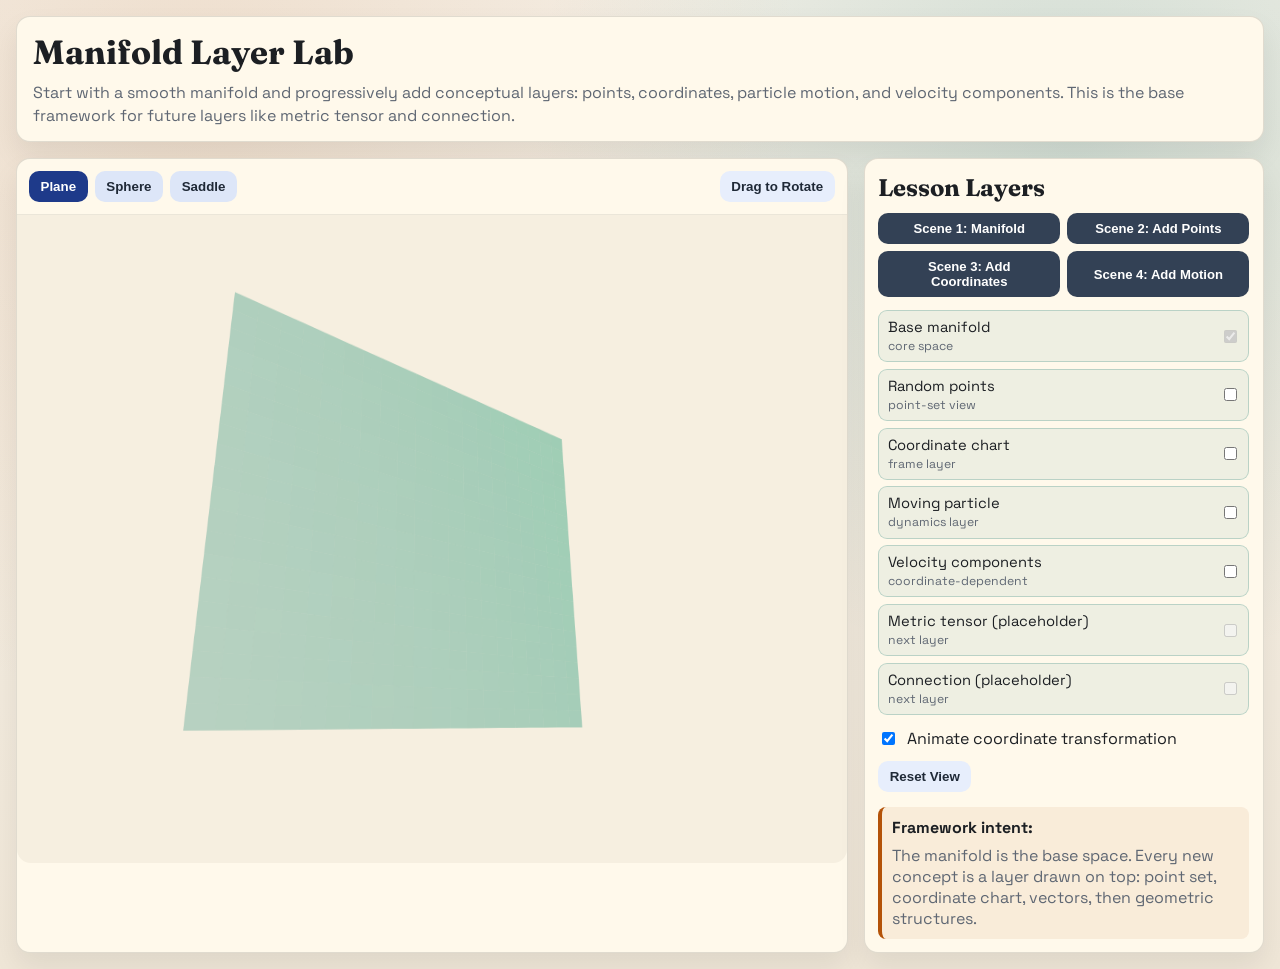
<file: lesson-content/apps/index.html>
<!doctype html>
<html lang="en">
<head>
  <meta charset="UTF-8">
  <meta name="viewport" content="width=device-width, initial-scale=1.0">
  <title>Manifold Layer Lab</title>
  <link rel="stylesheet" href="lesson-app.css">
</head>
<body>
  <main class="app-shell">
    <header class="hero">
      <h1>Manifold Layer Lab</h1>
      <p>Start with a smooth manifold and progressively add conceptual layers: points, coordinates, particle motion, and velocity components. This is the base framework for future layers like metric tensor and connection.</p>
    </header>

    <section class="workbench">
      <div class="stage-card">
        <div class="stage-toolbar">
          <div class="shape-group">
            <button class="shape-btn" data-shape="plane">Plane</button>
            <button class="shape-btn" data-shape="sphere">Sphere</button>
            <button class="shape-btn" data-shape="saddle">Saddle</button>
          </div>
          <button id="dragHint" class="ghost-btn" type="button">Drag to Rotate</button>
        </div>
        <canvas id="stage" width="1120" height="700" aria-label="Layered manifold lesson canvas"></canvas>
      </div>

      <aside class="control-card">
        <h2>Lesson Layers</h2>

        <div class="scene-row">
          <button class="scene-btn" data-scene="1">Scene 1: Manifold</button>
          <button class="scene-btn" data-scene="2">Scene 2: Add Points</button>
          <button class="scene-btn" data-scene="3">Scene 3: Add Coordinates</button>
          <button class="scene-btn" data-scene="4">Scene 4: Add Motion</button>
        </div>

        <div class="layers" id="layerControls"></div>

        <div class="control-line">
          <label class="toggle">
            <input id="animateTransform" type="checkbox" checked>
            <span>Animate coordinate transformation</span>
          </label>
        </div>

        <div class="control-line">
          <button id="resetView" class="ghost-btn" type="button">Reset View</button>
        </div>

        <div class="notes">
          <strong>Framework intent:</strong>
          <p>The manifold is the base space. Every new concept is a layer drawn on top: point set, coordinate chart, vectors, then geometric structures.</p>
        </div>
      </aside>
    </section>
  </main>

  <script src="lesson-app.js"></script>
</body>
</html>
</file>
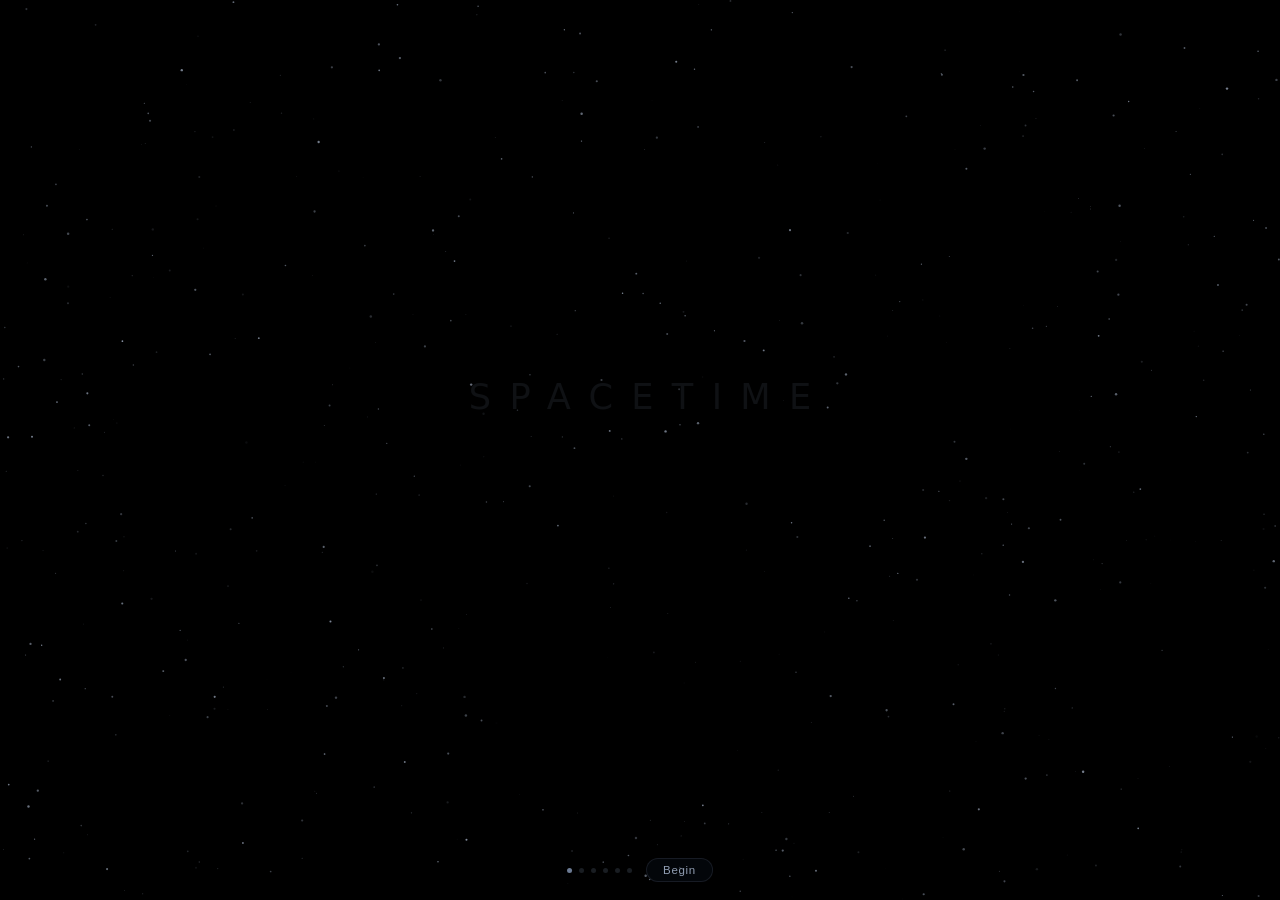
<file: lesson-content/apps/immersive-gr-story/index.html>
<!doctype html>
<html lang="en">
<head>
  <meta charset="UTF-8">
  <meta name="viewport" content="width=device-width, initial-scale=1.0">
  <title>Spacetime — A General Relativity Primer</title>
  <link rel="stylesheet" href="styles.css">
</head>
<body>
  <canvas id="canvas" aria-label="Interactive spacetime manifold visualization"></canvas>

  <h1 id="title">SPACETIME</h1>

  <div id="narrative" aria-live="polite"></div>

  <nav id="nav">
    <div id="dots"></div>
    <button id="next" type="button" aria-label="Advance lesson">Begin</button>
  </nav>

  <aside id="coord-panel">
    <h3>Coordinates</h3>

    <label>Origin x <output id="ox-val">0.00</output></label>
    <input id="ox" type="range" min="-1" max="1" step="0.01" value="0">

    <label>Origin y <output id="oy-val">0.00</output></label>
    <input id="oy" type="range" min="-1" max="1" step="0.01" value="0">

    <label>Rotation <output id="rot-val">0°</output></label>
    <input id="rot" type="range" min="-180" max="180" step="1" value="0">

    <label>Scale x <output id="scx-val">1.00</output></label>
    <input id="scx" type="range" min="0.4" max="2.2" step="0.01" value="1">

    <label>Scale y <output id="scy-val">1.00</output></label>
    <input id="scy" type="range" min="0.4" max="2.2" step="0.01" value="1">

    <div id="frame-section">
      <div class="cp-divider"></div>
      <h3>Frame</h3>

      <label>vx <output id="fvx-val">0.00</output></label>
      <input id="fvx" type="range" min="-0.30" max="0.30" step="0.005" value="0">

      <label>vy <output id="fvy-val">0.00</output></label>
      <input id="fvy" type="range" min="-0.30" max="0.30" step="0.005" value="0">

      <div class="cp-buttons">
        <button id="match-a" type="button" class="match-btn ma">&#9679; Match</button>
        <button id="match-b" type="button" class="match-btn mb">&#9679; Match</button>
      </div>
      <button id="lock-view" type="button" class="lock-btn">Lock view</button>
    </div>
  </aside>

  <aside id="vector-panel">
    <div id="vp-pos" class="vp-section">
      <h3>Position</h3>
      <div class="vp-data" id="vp-pos-data">
        <div class="vp-row"><span class="vp-label vp-xc">x&#x2032;</span><span class="vp-val" id="vp-x">&mdash;</span></div>
        <div class="vp-row"><span class="vp-label vp-yc">y&#x2032;</span><span class="vp-val" id="vp-y">&mdash;</span></div>
        <div class="vp-divider"></div>
        <div class="vp-row"><span class="vp-label vp-mc">|r|</span><span class="vp-val vp-mc" id="vp-mag">&mdash;</span></div>
      </div>
      <p class="vp-hint" id="vp-hint">Click the surface to place a point</p>
    </div>

    <div id="vp-vel" class="vp-section">
      <h3>Velocity</h3>
      <div class="vp-row"><span class="vp-label vp-mc">Speed</span><span class="vp-val vp-mc" id="vp-speed">&mdash;</span></div>
    </div>

    <div id="vp-rel" class="vp-section">
      <h3>Velocities</h3>
      <div class="vp-row"><span class="vp-label vp-ac">&#9679; Speed</span><span class="vp-val" id="vp-sa">&mdash;</span></div>
      <div class="vp-row"><span class="vp-label vp-bc">&#9679; Speed</span><span class="vp-val" id="vp-sb">&mdash;</span></div>
      <div class="vp-divider"></div>
      <div class="vp-row"><span class="vp-label vp-mc">Relative</span><span class="vp-val vp-mc" id="vp-rel-speed">&mdash;</span></div>
    </div>
  </aside>

  <script src="app.js"></script>
</body>
</html>
</file>
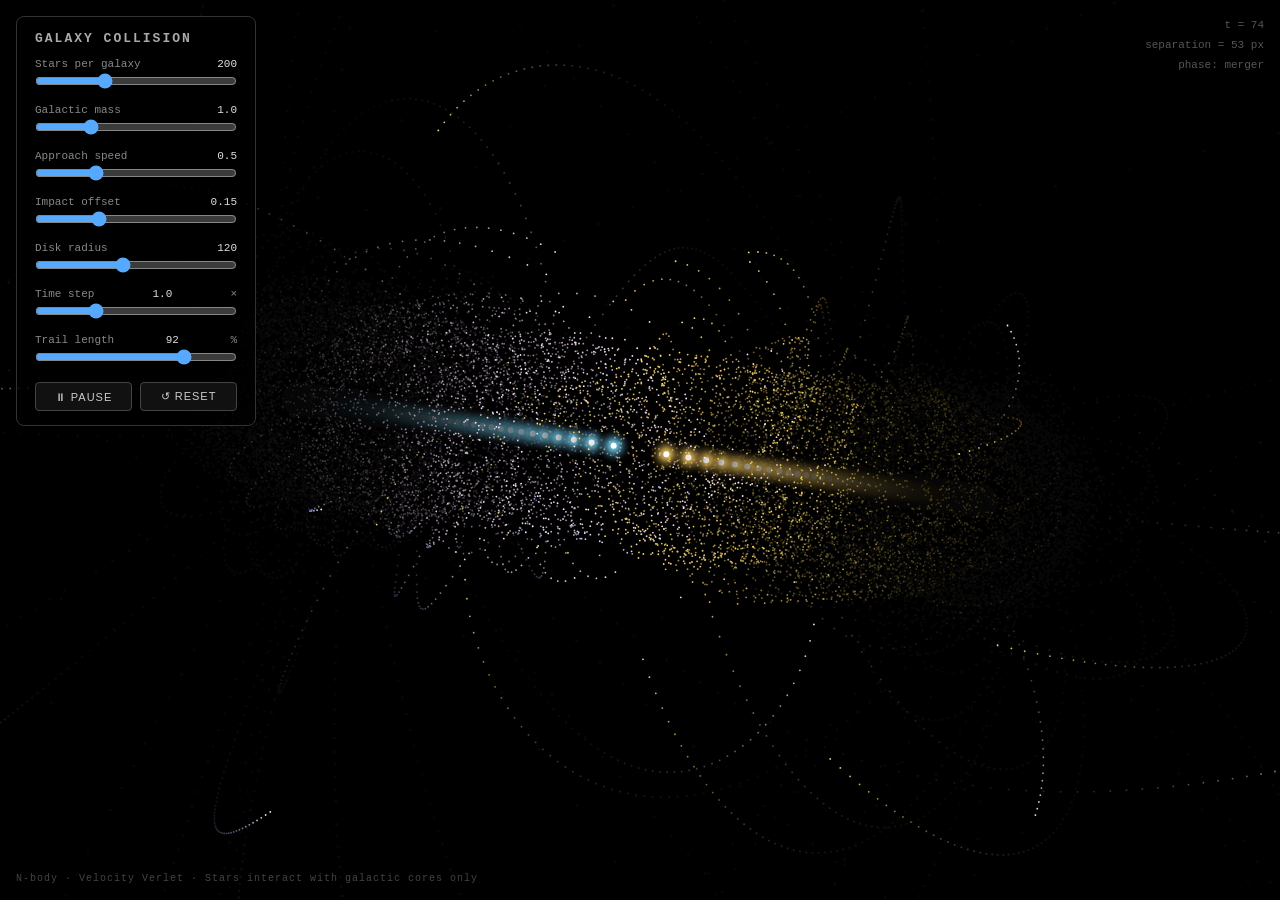
<file: lesson-content/galaxy-collision.html>
<!DOCTYPE html>
<html lang="en">
<head>
<meta charset="UTF-8">
<meta name="viewport" content="width=device-width, initial-scale=1.0">
<title>Galaxy Collision Simulation</title>
<style>
  * { box-sizing: border-box; margin: 0; padding: 0; }
  body { background: #000; color: #ccc; font-family: 'Courier New', monospace; overflow: hidden; }
  canvas { display: block; }
  #ui {
    position: fixed; top: 16px; left: 16px;
    background: rgba(0,0,0,0.7);
    border: 1px solid #333;
    border-radius: 8px;
    padding: 14px 18px;
    width: 240px;
    z-index: 10;
  }
  #ui h2 { font-size: 13px; color: #aaa; letter-spacing: 2px; text-transform: uppercase; margin-bottom: 12px; }
  .row { margin-bottom: 10px; }
  .row label { display: flex; justify-content: space-between; font-size: 11px; color: #888; margin-bottom: 3px; }
  .row label span { color: #ddd; }
  input[type=range] { width: 100%; accent-color: #5af; cursor: pointer; }
  .buttons { display: flex; gap: 8px; margin-top: 12px; }
  button {
    flex: 1; padding: 7px 0; border: 1px solid #444; border-radius: 4px;
    background: #111; color: #ccc; font-size: 11px; cursor: pointer;
    text-transform: uppercase; letter-spacing: 1px;
  }
  button:hover { background: #1a1a2e; border-color: #5af; color: #5af; }
  #info {
    position: fixed; bottom: 16px; left: 16px;
    font-size: 10px; color: #444; letter-spacing: 1px;
  }
  #stats {
    position: fixed; top: 16px; right: 16px;
    font-size: 11px; color: #555; text-align: right;
    line-height: 1.8;
  }
</style>
</head>
<body>
<canvas id="c"></canvas>

<div id="ui">
  <h2>Galaxy Collision</h2>

  <div class="row">
    <label>Stars per galaxy <span id="lStars">200</span></label>
    <input type="range" id="sStars" min="50" max="500" step="50" value="200">
  </div>
  <div class="row">
    <label>Galactic mass <span id="lMass">1.0</span></label>
    <input type="range" id="sMass" min="0.3" max="3.0" step="0.1" value="1.0">
  </div>
  <div class="row">
    <label>Approach speed <span id="lSpeed">0.5</span></label>
    <input type="range" id="sSpeed" min="0.1" max="1.5" step="0.1" value="0.5">
  </div>
  <div class="row">
    <label>Impact offset <span id="lImpact">0.15</span></label>
    <input type="range" id="sImpact" min="0.00" max="0.50" step="0.01" value="0.15">
  </div>
  <div class="row">
    <label>Disk radius <span id="lRadius">120</span></label>
    <input type="range" id="sRadius" min="60" max="200" step="10" value="120">
  </div>
  <div class="row">
    <label>Time step <span id="lDt">1.0</span>×</label>
    <input type="range" id="sDt" min="0.2" max="3.0" step="0.1" value="1.0">
  </div>
  <div class="row">
    <label>Trail length <span id="lTrail">92</span>%</label>
    <input type="range" id="sTrail" min="70" max="99" step="1" value="92">
  </div>

  <div class="buttons">
    <button id="btnPlay">⏸ Pause</button>
    <button id="btnReset">↺ Reset</button>
  </div>
</div>

<div id="stats">
  <div id="sTime">t = 0</div>
  <div id="sSep">separation = —</div>
  <div id="sPhase">phase: approach</div>
</div>

<div id="info">N-body · Velocity Verlet · Stars interact with galactic cores only</div>

<script>
const canvas = document.getElementById('c');
const ctx = canvas.getContext('2d');

let W, H;
function resize() {
  W = canvas.width = window.innerWidth;
  H = canvas.height = window.innerHeight;
}
resize();
window.addEventListener('resize', resize);

// ── Parameters ─────────────────────────────────────────────────────────────
const params = {
  nStars: 200,
  mass: 1.0,
  speed: 0.5,
  impact: 0.15,
  radius: 120,
  dt: 1.0,
  trail: 0.92,
};

// ── Sliders ──────────────────────────────────────────────────────────────
function bindSlider(id, labelId, key, parse) {
  const el = document.getElementById(id);
  const lb = document.getElementById(labelId);
  el.addEventListener('input', () => {
    params[key] = parse(el.value);
    lb.textContent = el.value;
  });
}
bindSlider('sStars', 'lStars', 'nStars', Number);
bindSlider('sMass',  'lMass',  'mass',   parseFloat);
bindSlider('sSpeed', 'lSpeed', 'speed',  parseFloat);
bindSlider('sImpact','lImpact','impact', parseFloat);
bindSlider('sRadius','lRadius','radius', Number);
bindSlider('sDt',    'lDt',    'dt',     parseFloat);
bindSlider('sTrail', 'lTrail', 'trail',  v => parseFloat(v)/100);

// ── Physics ────────────────────────────────────────────────────────────────
const G = 800;        // gravitational constant (scaled for screen)
const SOFT = 30;      // softening length (px) to prevent singularity
const CORE_MASS_MULT = 40; // cores are much heavier than individual stars

let cores = [];   // [{x,y,vx,vy,mass,color}]
let stars = [];   // [{x,y,vx,vy,ax,ay,galaxy}]  galaxy ∈ {0,1}
let t = 0;
let running = true;

function circularOrbitVelocity(cx, cy, mass, x, y) {
  const dx = x - cx, dy = y - cy;
  const r = Math.sqrt(dx*dx + dy*dy) || 1;
  const v = Math.sqrt(G * mass * CORE_MASS_MULT / r);
  // perpendicular to radius
  return { vx: -v * dy / r, vy: v * dx / r };
}

function initGalaxy(gx, gy, cvx, cvy, mass, nStars, radius, galaxy) {
  const core = { x: gx, y: gy, vx: cvx, vy: cvy, mass: mass * CORE_MASS_MULT, galaxy };
  const starList = [];
  for (let i = 0; i < nStars; i++) {
    // Exponential disk profile
    const r = radius * Math.pow(Math.random(), 0.5) * (0.2 + 0.8 * Math.random());
    const theta = Math.random() * 2 * Math.PI;
    // Slight thickness in y
    const zOff = (Math.random() - 0.5) * radius * 0.08;
    const x = gx + r * Math.cos(theta);
    const y = gy + r * Math.sin(theta) + zOff;
    const orb = circularOrbitVelocity(gx, gy, mass, x, y);
    starList.push({
      x, y,
      vx: cvx + orb.vx,
      vy: cvy + orb.vy,
      ax: 0, ay: 0,
      galaxy,
    });
  }
  return { core, stars: starList };
}

function init() {
  t = 0;
  const cx = W / 2, cy = H / 2;
  const sep = Math.min(W, H) * 0.38;
  const yOffset = sep * params.impact;
  const yDrift = Math.max(0.03, params.impact * 0.6);

  // Galaxy A: comes from left, slight upward drift
  const gA = initGalaxy(
    cx - sep, cy - yOffset,
    params.speed * 0.7,  params.speed * yDrift,
    params.mass, params.nStars, params.radius, 0
  );
  // Galaxy B: comes from right, slight downward drift
  const gB = initGalaxy(
    cx + sep, cy + yOffset,
    -params.speed * 0.7, -params.speed * yDrift,
    params.mass, params.nStars, params.radius, 1
  );

  cores = [gA.core, gB.core];
  stars = [...gA.stars, ...gB.stars];

  // Pre-compute initial accelerations
  stars.forEach(s => computeStarAccel(s));
}

function gravAccel(x, y, cx, cy, mass) {
  const dx = cx - x, dy = cy - y;
  const r2 = dx*dx + dy*dy + SOFT*SOFT;
  const r = Math.sqrt(r2);
  const f = G * mass / r2;
  return { ax: f * dx / r, ay: f * dy / r };
}

function computeStarAccel(s) {
  s.ax = 0; s.ay = 0;
  for (const c of cores) {
    const a = gravAccel(s.x, s.y, c.x, c.y, c.mass);
    s.ax += a.ax; s.ay += a.ay;
  }
}

function computeCoreAccel(c) {
  let ax = 0, ay = 0;
  for (const other of cores) {
    if (other === c) continue;
    const a = gravAccel(c.x, c.y, other.x, other.y, other.mass);
    ax += a.ax; ay += a.ay;
  }
  return { ax, ay };
}

function step() {
  const dt = params.dt * 0.4;

  // Verlet integration for stars (cores → stars only, not star-star)
  for (const s of stars) {
    const ax0 = s.ax, ay0 = s.ay;
    s.x += s.vx * dt + 0.5 * ax0 * dt * dt;
    s.y += s.vy * dt + 0.5 * ay0 * dt * dt;
    computeStarAccel(s);
    s.vx += 0.5 * (ax0 + s.ax) * dt;
    s.vy += 0.5 * (ay0 + s.ay) * dt;
  }

  // Verlet for cores (mutual)
  const coreAccels = cores.map(c => computeCoreAccel(c));
  for (let i = 0; i < cores.length; i++) {
    const c = cores[i];
    const { ax: ax0, ay: ay0 } = coreAccels[i];
    c.x += c.vx * dt + 0.5 * ax0 * dt * dt;
    c.y += c.vy * dt + 0.5 * ay0 * dt * dt;
  }
  const coreAccels2 = cores.map(c => computeCoreAccel(c));
  for (let i = 0; i < cores.length; i++) {
    const c = cores[i];
    c.vx += 0.5 * (coreAccels[i].ax + coreAccels2[i].ax) * dt;
    c.vy += 0.5 * (coreAccels[i].ay + coreAccels2[i].ay) * dt;
  }

  t += dt;
}

// ── Color palettes ─────────────────────────────────────────────────────────
// Galaxy 0: blue-white,  Galaxy 1: amber-gold
function starColor(galaxy, speed) {
  const s = Math.min(speed / 4, 1);
  if (galaxy === 0) {
    const r = Math.round(100 + s * 155);
    const g = Math.round(150 + s * 80);
    const b = 255;
    return `rgb(${r},${g},${b})`;
  } else {
    const r = 255;
    const g = Math.round(160 + s * 60);
    const b = Math.round(s * 80);
    return `rgb(${r},${g},${b})`;
  }
}

// ── Render ─────────────────────────────────────────────────────────────────
function draw() {
  // Trail: semi-transparent black overlay
  ctx.fillStyle = `rgba(0,0,0,${1 - params.trail})`;
  ctx.fillRect(0, 0, W, H);

  // Stars
  for (const s of stars) {
    const speed = Math.sqrt(s.vx*s.vx + s.vy*s.vy);
    ctx.fillStyle = starColor(s.galaxy, speed);
    ctx.beginPath();
    ctx.arc(s.x, s.y, 0.9, 0, Math.PI * 2);
    ctx.fill();
  }

  // Cores — bright glow
  const coreColors = ['#7adcff', '#ffd060'];
  for (let i = 0; i < cores.length; i++) {
    const c = cores[i];
    const grad = ctx.createRadialGradient(c.x, c.y, 0, c.x, c.y, 18);
    grad.addColorStop(0, coreColors[i]);
    grad.addColorStop(0.3, coreColors[i] + 'aa');
    grad.addColorStop(1, 'transparent');
    ctx.beginPath();
    ctx.arc(c.x, c.y, 18, 0, Math.PI * 2);
    ctx.fillStyle = grad;
    ctx.fill();
    // Hard bright center
    ctx.beginPath();
    ctx.arc(c.x, c.y, 3, 0, Math.PI * 2);
    ctx.fillStyle = '#fff';
    ctx.fill();
  }
}

function updateStats() {
  const dx = cores[0].x - cores[1].x;
  const dy = cores[0].y - cores[1].y;
  const sep = Math.round(Math.sqrt(dx*dx + dy*dy));
  document.getElementById('sTime').textContent = `t = ${Math.round(t)}`;
  document.getElementById('sSep').textContent = `separation = ${sep} px`;

  let phase;
  if (sep > Math.min(W,H)*0.5) phase = 'approach';
  else if (sep > params.radius * 1.5) phase = 'first pass';
  else if (sep > params.radius * 0.6) phase = 'interaction';
  else phase = 'merger';
  document.getElementById('sPhase').textContent = `phase: ${phase}`;
}

// ── Loop ───────────────────────────────────────────────────────────────────
function loop() {
  if (running) {
    step(); step(); step(); // sub-steps per frame for smoother physics
    draw();
    updateStats();
  }
  requestAnimationFrame(loop);
}

// ── Controls ───────────────────────────────────────────────────────────────
document.getElementById('btnPlay').addEventListener('click', function() {
  running = !running;
  this.textContent = running ? '⏸ Pause' : '▶ Play';
});
document.getElementById('btnReset').addEventListener('click', () => {
  // Clear canvas first
  ctx.fillStyle = '#000';
  ctx.fillRect(0, 0, W, H);
  init();
  running = true;
  document.getElementById('btnPlay').textContent = '⏸ Pause';
});

// ── Boot ───────────────────────────────────────────────────────────────────
init();
loop();
</script>
</body>
</html>
</file>
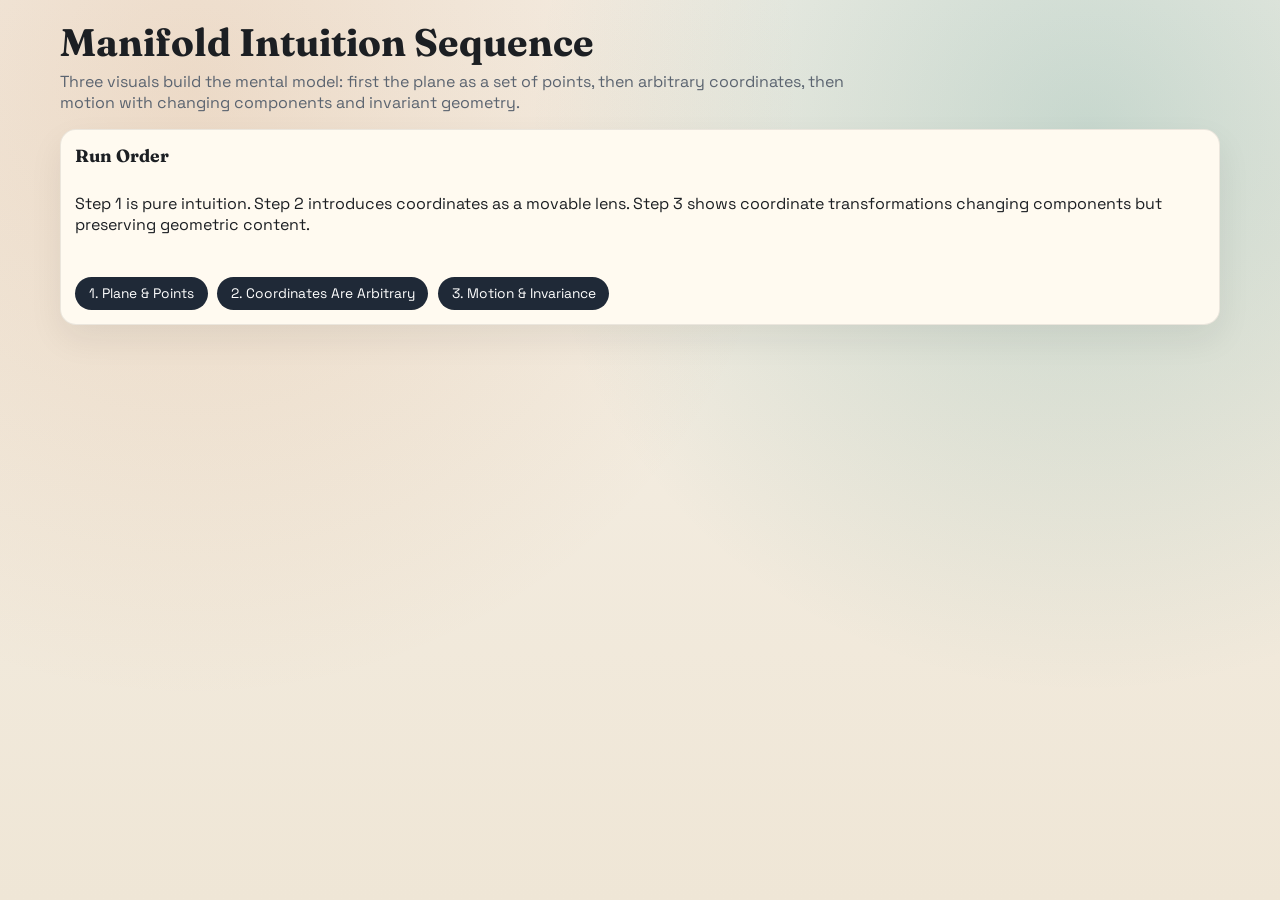
<file: lesson-content/apps/manifolds-00-index.html>
<!doctype html>
<html lang="en">
<head>
  <meta charset="UTF-8">
  <meta name="viewport" content="width=device-width, initial-scale=1.0">
  <title>Manifold Intuition Sequence</title>
  <link rel="stylesheet" href="manifold-sequence.css">
</head>
<body>
  <main>
    <header>
      <h1>Manifold Intuition Sequence</h1>
      <p>Three visuals build the mental model: first the plane as a set of points, then arbitrary coordinates, then motion with changing components and invariant geometry.</p>
    </header>

    <section class="panel">
      <h2>Run Order</h2>
      <p>Step 1 is pure intuition. Step 2 introduces coordinates as a movable lens. Step 3 shows coordinate transformations changing components but preserving geometric content.</p>
      <div class="nav">
        <a href="manifolds-01-points-plane.html">1. Plane &amp; Points</a>
        <a href="manifolds-02-coordinates-lens.html">2. Coordinates Are Arbitrary</a>
        <a href="manifolds-03-moving-ball-invariance.html">3. Motion &amp; Invariance</a>
      </div>
    </section>
  </main>
</body>
</html>
</file>
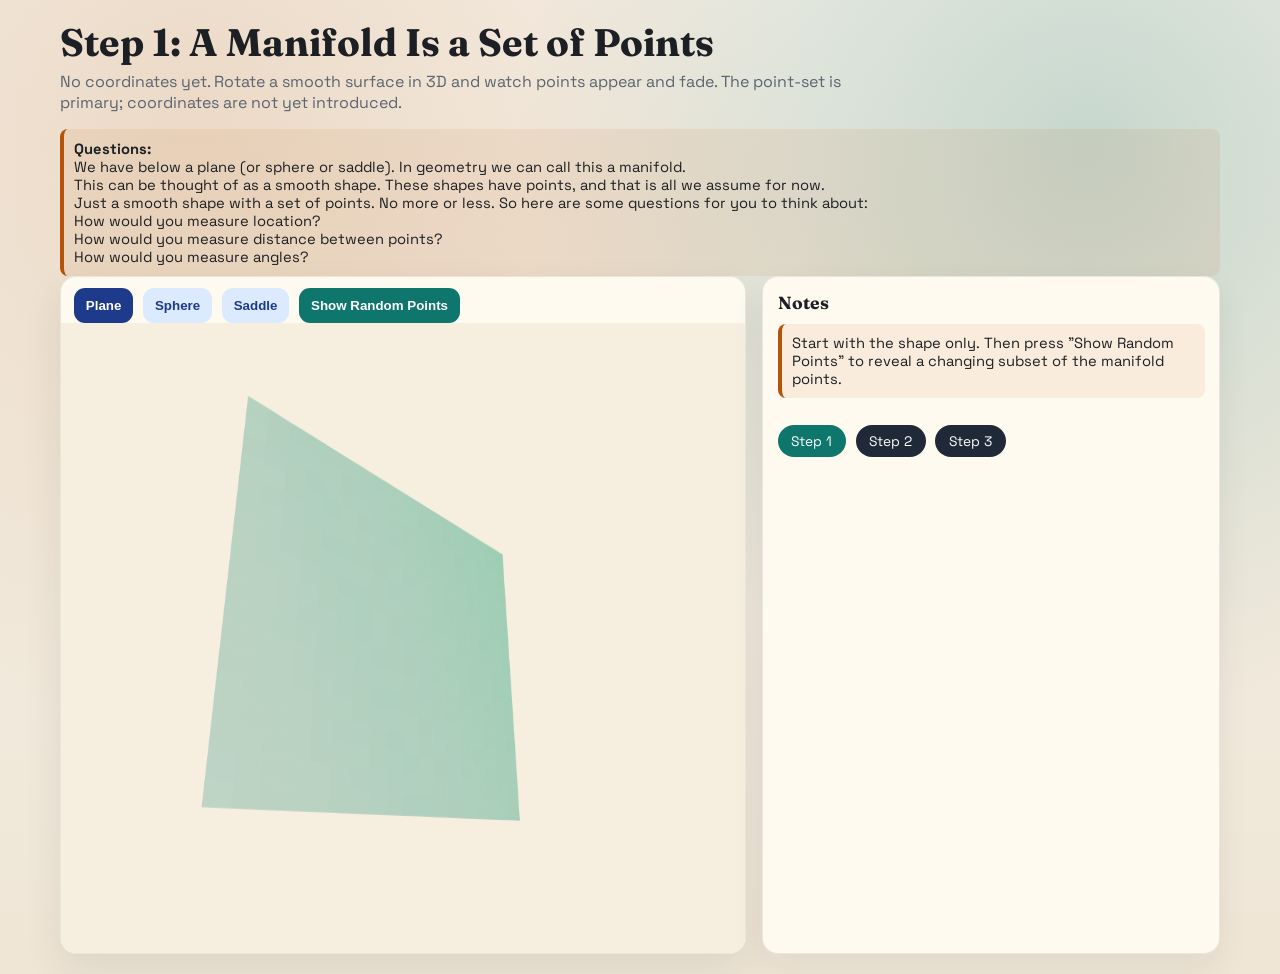
<file: lesson-content/apps/manifolds-01-points-plane.html>
<!doctype html>
<html lang="en">
<head>
  <meta charset="UTF-8">
  <meta name="viewport" content="width=device-width, initial-scale=1.0">
  <title>Manifolds Step 1 - Manifold as Point Set</title>
  <link rel="stylesheet" href="manifold-sequence.css">
</head>
<body>
  <main>
    <header>
      <h1>Step 1: A Manifold Is a Set of Points</h1>
      <p>No coordinates yet. Rotate a smooth surface in 3D and watch points appear and fade. The point-set is primary; coordinates are not yet introduced.</p>
      <div class="callout">
        <strong>Questions:</strong><br>
        We have below a plane (or sphere or saddle). In geometry we can call this a manifold.<br>
        This can be thought of as a smooth shape. These shapes have points, and that is all we assume for now.<br>
        Just a smooth shape with a set of points. No more or less. So here are some questions for you to think about:<br>
        How would you measure location?<br>
        How would you measure distance between points?<br>
        How would you measure angles?
      </div>
    </header>

    <section class="lesson-shell">
      <div class="stage-wrap">
        <div class="nav" style="padding: 0.7rem 0.8rem 0; margin: 0;">
          <button id="shape-plane" class="ghost">Plane</button>
          <button id="shape-sphere" class="ghost">Sphere</button>
          <button id="shape-saddle" class="ghost">Saddle</button>
          <button id="show-points">Show Random Points</button>
        </div>
        <canvas id="stage" width="960" height="620" aria-label="Rotatable manifold surface with random points appearing"></canvas>
      </div>

      <aside class="panel">
        <h2>Notes</h2>
        <div class="callout">Start with the shape only. Then press "Show Random Points" to reveal a changing subset of the manifold points.</div>

        <div class="nav">
          <a class="current" href="manifolds-01-points-plane.html">Step 1</a>
          <a href="manifolds-02-coordinates-lens.html">Step 2</a>
          <a href="manifolds-03-moving-ball-invariance.html">Step 3</a>
        </div>
      </aside>
    </section>
  </main>

  <script>
    const canvas = document.getElementById("stage");
    const ctx = canvas.getContext("2d");
    const showPointsBtn = document.getElementById("show-points");
    const shapeButtons = {
      plane: document.getElementById("shape-plane"),
      sphere: document.getElementById("shape-sphere"),
      saddle: document.getElementById("shape-saddle")
    };

    let running = true;
    let points = [];
    let t = 0;
    let shape = "plane";
    let yaw = -0.65;
    let pitch = 0.34;
    let dragging = false;
    let dragX = 0;
    let dragY = 0;
    let pointCount = 90;
    let showPoints = false;

    const camera = {
      distance: 620,
      focal: 560,
      centerX: canvas.width / 2,
      centerY: canvas.height / 2
    };

    function surfacePoint(currentShape, a, b) {
      if (currentShape === "sphere") {
        const radius = 185;
        const theta = a;
        const yNorm = b;
        const ring = Math.sqrt(Math.max(0, 1 - yNorm * yNorm));
        return {
          x: radius * Math.cos(theta) * ring,
          y: radius * yNorm,
          z: radius * Math.sin(theta) * ring
        };
      }

      if (currentShape === "saddle") {
        const x = a * 235;
        const y = b * 175;
        return {
          x,
          y,
          z: 95 * (a * a - b * b)
        };
      }

      return {
        x: a * 260,
        y: b * 185,
        z: 0
      };
    }

    function rotate(p) {
      const cy = Math.cos(yaw);
      const sy = Math.sin(yaw);
      const cx = Math.cos(pitch);
      const sx = Math.sin(pitch);

      const x1 = cy * p.x + sy * p.z;
      const z1 = -sy * p.x + cy * p.z;
      const y1 = cx * p.y - sx * z1;
      const z2 = sx * p.y + cx * z1;

      return { x: x1, y: y1, z: z2 };
    }

    function project(p) {
      const zCam = p.z + camera.distance;
      if (zCam < 60) {
        return null;
      }
      const k = camera.focal / zCam;
      return {
        x: camera.centerX + p.x * k,
        y: camera.centerY - p.y * k,
        zCam,
        k
      };
    }

    function createPoints(count) {
      pointCount = count;
      points = [];

      if (shape === "sphere") {
        // Random sphere sampling with uniform surface-area measure.
        for (let i = 0; i < count; i += 1) {
          const yNorm = -1 + 2 * Math.random();
          const theta = 2 * Math.PI * Math.random();
          points.push({
            a: theta,
            b: yNorm,
            vis: Math.random(),
            target: Math.random() > 0.5 ? 1 : 0
          });
        }
      } else {
        // Random point locations on parameter domain for plane/saddle.
        for (let i = 0; i < count; i += 1) {
          const u = -1 + 2 * Math.random();
          const v = -1 + 2 * Math.random();
          points.push({
            a: u,
            b: v,
            vis: Math.random(),
            target: Math.random() > 0.5 ? 1 : 0
          });
        }
      }

    }

    function setShape(nextShape) {
      shape = nextShape;
      for (const [name, btn] of Object.entries(shapeButtons)) {
        btn.style.background = name === shape ? "#1e3a8a" : "#dbeafe";
        btn.style.color = name === shape ? "#ffffff" : "#1e3a8a";
      }
      createPoints(pointCount);
    }

    function drawBackdrop() {
      ctx.fillStyle = "#f6efe0";
      ctx.fillRect(0, 0, canvas.width, canvas.height);
    }

    function drawSurfaceFill() {
      const steps = 18;
      const cells = [];

      function sample(u, v) {
        const r = rotate(surfacePoint(shape, u, v));
        const p = project(r);
        return p ? { r, p } : null;
      }

      for (let i = 0; i < steps; i += 1) {
        const u0 = -1 + (2 * i) / steps;
        const u1 = -1 + (2 * (i + 1)) / steps;
        for (let j = 0; j < steps; j += 1) {
          const v0 = -1 + (2 * j) / steps;
          const v1 = -1 + (2 * (j + 1)) / steps;

          const a = sample(u0, v0);
          const b = sample(u1, v0);
          const c = sample(u1, v1);
          const d = sample(u0, v1);

          if (!a || !b || !c || !d) {
            continue;
          }

          const avgZ = (a.r.z + b.r.z + c.r.z + d.r.z) / 4;
          cells.push({ a: a.p, b: b.p, c: c.p, d: d.p, avgZ });
        }
      }

      cells.sort((m, n) => m.avgZ - n.avgZ);

      ctx.save();
      for (const cell of cells) {
        const shade = Math.max(0, Math.min(1, 0.5 + cell.avgZ / 520));
        const alpha = 0.22 + 0.18 * shade;
        const g = Math.round(120 + 35 * shade);
        ctx.fillStyle = `rgba(15, ${g}, 110, ${alpha.toFixed(3)})`;
        ctx.beginPath();
        ctx.moveTo(cell.a.x, cell.a.y);
        ctx.lineTo(cell.b.x, cell.b.y);
        ctx.lineTo(cell.c.x, cell.c.y);
        ctx.lineTo(cell.d.x, cell.d.y);
        ctx.closePath();
        ctx.fill();
      }
      ctx.restore();
    }

    function drawSurfacePoints() {
      if (!showPoints) {
        return;
      }

      const projectedPoints = points
        .map((p) => {
          const projected = project(rotate(surfacePoint(shape, p.a, p.b)));
          if (!projected) {
            return null;
          }
          return { raw: p, projected };
        })
        .filter(Boolean)
        .sort((a, b) => b.projected.zCam - a.projected.zCam);

      for (const entry of projectedPoints) {
        if (Math.random() < 0.0035) {
          entry.raw.target = entry.raw.target > 0.5 ? 0 : 1;
        }
        entry.raw.vis += (entry.raw.target - entry.raw.vis) * 0.02;
        const alpha = 0.06 + 0.88 * entry.raw.vis;
        ctx.beginPath();
        ctx.fillStyle = `rgba(15, 118, 110, ${alpha.toFixed(3)})`;
        ctx.arc(entry.projected.x, entry.projected.y, 2.6, 0, Math.PI * 2);
        ctx.fill();
      }
    }

    function drawSurface() {
      ctx.clearRect(0, 0, canvas.width, canvas.height);
      drawBackdrop();
      drawSurfaceFill();
      drawSurfacePoints();
    }

    function animate() {
      if (running) {
        t += 0.03;
        drawSurface();
      }
      requestAnimationFrame(animate);
    }

    function pointerPosition(event) {
      const rect = canvas.getBoundingClientRect();
      return {
        x: event.clientX - rect.left,
        y: event.clientY - rect.top
      };
    }

    canvas.addEventListener("pointerdown", (event) => {
      dragging = true;
      const p = pointerPosition(event);
      dragX = p.x;
      dragY = p.y;
      canvas.setPointerCapture(event.pointerId);
    });

    canvas.addEventListener("pointermove", (event) => {
      if (!dragging) {
        return;
      }
      const p = pointerPosition(event);
      const dx = p.x - dragX;
      const dy = p.y - dragY;
      dragX = p.x;
      dragY = p.y;
      yaw += dx * 0.008;
      pitch += dy * 0.006;
      pitch = Math.max(-1.45, Math.min(1.45, pitch));
      drawSurface();
    });

    canvas.addEventListener("pointerup", () => {
      dragging = false;
    });

    canvas.addEventListener("pointercancel", () => {
      dragging = false;
    });

    shapeButtons.plane.addEventListener("click", () => setShape("plane"));
    shapeButtons.sphere.addEventListener("click", () => setShape("sphere"));
    shapeButtons.saddle.addEventListener("click", () => setShape("saddle"));

    showPointsBtn.addEventListener("click", () => {
      showPoints = true;
      showPointsBtn.textContent = "Random Points Visible";
      showPointsBtn.disabled = true;
      showPointsBtn.style.opacity = "0.72";
      drawSurface();
    });

    setShape("plane");
    drawSurface();
    animate();
  </script>
</body>
</html>
</file>
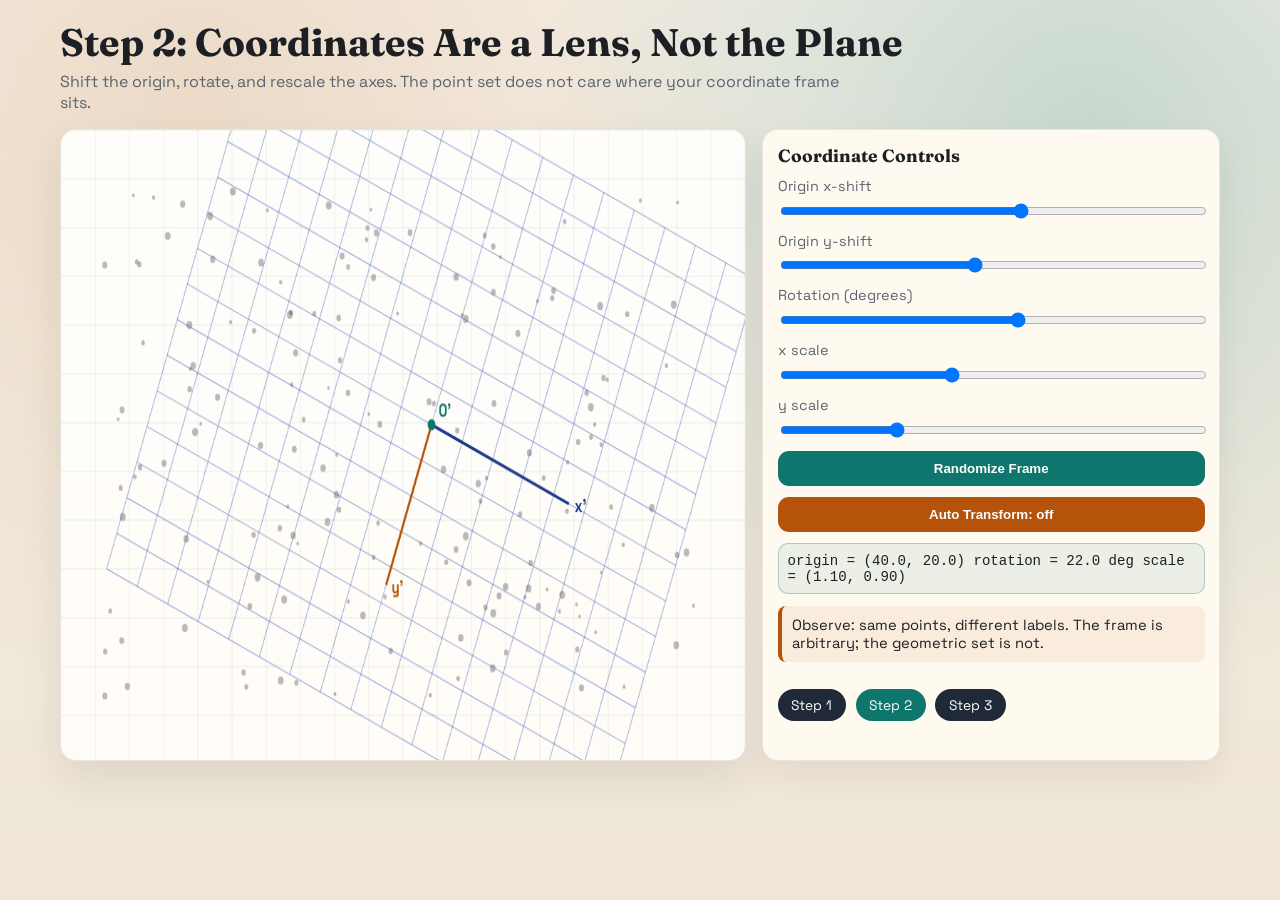
<file: lesson-content/apps/manifolds-02-coordinates-lens.html>
<!doctype html>
<html lang="en">
<head>
  <meta charset="UTF-8">
  <meta name="viewport" content="width=device-width, initial-scale=1.0">
  <title>Manifolds Step 2 - Coordinates as a Lens</title>
  <link rel="stylesheet" href="manifold-sequence.css">
</head>
<body>
  <main>
    <header>
      <h1>Step 2: Coordinates Are a Lens, Not the Plane</h1>
      <p>Shift the origin, rotate, and rescale the axes. The point set does not care where your coordinate frame sits.</p>
    </header>

    <section class="lesson-shell">
      <div class="stage-wrap">
        <canvas id="stage" width="960" height="620" aria-label="Plane with movable coordinate system"></canvas>
      </div>

      <aside class="panel">
        <h2>Coordinate Controls</h2>

        <div class="control">
          <label for="ox">Origin x-shift</label>
          <input id="ox" type="range" min="-300" max="300" value="40">
        </div>

        <div class="control">
          <label for="oy">Origin y-shift</label>
          <input id="oy" type="range" min="-220" max="220" value="-20">
        </div>

        <div class="control">
          <label for="angle">Rotation (degrees)</label>
          <input id="angle" type="range" min="-180" max="180" value="22">
        </div>

        <div class="control">
          <label for="sx">x scale</label>
          <input id="sx" type="range" min="0.5" max="2" value="1.1" step="0.01">
        </div>

        <div class="control">
          <label for="sy">y scale</label>
          <input id="sy" type="range" min="0.5" max="2" value="0.9" step="0.01">
        </div>

        <button id="randomize">Randomize Frame</button>
        <button id="auto" class="secondary">Auto Transform: off</button>

        <div class="readout" id="readout"></div>

        <div class="callout">Observe: same points, different labels. The frame is arbitrary; the geometric set is not.</div>

        <div class="nav">
          <a href="manifolds-01-points-plane.html">Step 1</a>
          <a class="current" href="manifolds-02-coordinates-lens.html">Step 2</a>
          <a href="manifolds-03-moving-ball-invariance.html">Step 3</a>
        </div>
      </aside>
    </section>
  </main>

  <script>
    const canvas = document.getElementById("stage");
    const ctx = canvas.getContext("2d");

    const ox = document.getElementById("ox");
    const oy = document.getElementById("oy");
    const angle = document.getElementById("angle");
    const sx = document.getElementById("sx");
    const sy = document.getElementById("sy");
    const randomize = document.getElementById("randomize");
    const auto = document.getElementById("auto");
    const readout = document.getElementById("readout");

    const center = { x: canvas.width / 2, y: canvas.height / 2 };
    const points = Array.from({ length: 160 }, () => ({
      x: Math.random() * (canvas.width - 120) + 60,
      y: Math.random() * (canvas.height - 120) + 60,
      r: 1.8 + Math.random() * 2.4
    }));

    let autoMode = false;
    let phase = 0;

    function toNumber(el) {
      return Number(el.value);
    }

    function worldToCanvas(x, y) {
      return { x, y };
    }

    function drawBackgroundGrid() {
      ctx.save();
      ctx.strokeStyle = "rgba(15, 118, 110, 0.1)";
      ctx.lineWidth = 1;
      for (let x = 0; x <= canvas.width; x += 48) {
        ctx.beginPath();
        ctx.moveTo(x, 0);
        ctx.lineTo(x, canvas.height);
        ctx.stroke();
      }
      for (let y = 0; y <= canvas.height; y += 48) {
        ctx.beginPath();
        ctx.moveTo(0, y);
        ctx.lineTo(canvas.width, y);
        ctx.stroke();
      }
      ctx.restore();
    }

    function drawPoints() {
      for (const p of points) {
        ctx.beginPath();
        ctx.fillStyle = "rgba(28, 31, 35, 0.3)";
        ctx.arc(p.x, p.y, p.r, 0, Math.PI * 2);
        ctx.fill();
      }
    }

    function drawFrame(origin, theta, scaleX, scaleY) {
      const c = Math.cos(theta);
      const s = Math.sin(theta);

      function basis(u, v) {
        return {
          x: origin.x + c * (u * scaleX) - s * (v * scaleY),
          y: origin.y + s * (u * scaleX) + c * (v * scaleY)
        };
      }

      const extent = 8;

      ctx.save();
      ctx.lineWidth = 1.2;
      ctx.strokeStyle = "rgba(30, 64, 175, 0.38)";
      for (let i = -extent; i <= extent; i += 1) {
        const p1 = basis(-extent, i);
        const p2 = basis(extent, i);
        ctx.beginPath();
        ctx.moveTo(p1.x, p1.y);
        ctx.lineTo(p2.x, p2.y);
        ctx.stroke();
      }

      for (let i = -extent; i <= extent; i += 1) {
        const p1 = basis(i, -extent);
        const p2 = basis(i, extent);
        ctx.beginPath();
        ctx.moveTo(p1.x, p1.y);
        ctx.lineTo(p2.x, p2.y);
        ctx.stroke();
      }

      const xTip = basis(4.5, 0);
      const yTip = basis(0, 4.5);

      ctx.strokeStyle = "#1e3a8a";
      ctx.lineWidth = 3;
      ctx.beginPath();
      ctx.moveTo(origin.x, origin.y);
      ctx.lineTo(xTip.x, xTip.y);
      ctx.stroke();

      ctx.strokeStyle = "#b45309";
      ctx.beginPath();
      ctx.moveTo(origin.x, origin.y);
      ctx.lineTo(yTip.x, yTip.y);
      ctx.stroke();

      ctx.fillStyle = "#1e3a8a";
      ctx.font = "700 18px Space Grotesk";
      ctx.fillText("x'", xTip.x + 8, xTip.y + 8);
      ctx.fillStyle = "#b45309";
      ctx.fillText("y'", yTip.x + 8, yTip.y + 8);

      ctx.fillStyle = "#0f766e";
      ctx.beginPath();
      ctx.arc(origin.x, origin.y, 5.5, 0, Math.PI * 2);
      ctx.fill();
      ctx.fillText("O'", origin.x + 10, origin.y - 8);

      ctx.restore();
    }

    function updateReadout(origin, theta, scaleX, scaleY) {
      readout.textContent = [
        `origin = (${(origin.x - center.x).toFixed(1)}, ${(center.y - origin.y).toFixed(1)})`,
        `rotation = ${(theta * 180 / Math.PI).toFixed(1)} deg`,
        `scale = (${scaleX.toFixed(2)}, ${scaleY.toFixed(2)})`
      ].join("\n");
    }

    function render() {
      ctx.clearRect(0, 0, canvas.width, canvas.height);
      drawBackgroundGrid();
      drawPoints();

      const origin = {
        x: center.x + toNumber(ox),
        y: center.y + toNumber(oy)
      };
      const theta = toNumber(angle) * Math.PI / 180;
      const scaleX = toNumber(sx) * 42;
      const scaleY = toNumber(sy) * 42;

      drawFrame(origin, theta, scaleX, scaleY);
      updateReadout(origin, theta, toNumber(sx), toNumber(sy));
    }

    function tick() {
      if (autoMode) {
        phase += 0.01;
        ox.value = (Math.sin(phase * 0.9) * 180).toFixed(1);
        oy.value = (Math.cos(phase * 0.8) * 140).toFixed(1);
        angle.value = (Math.sin(phase * 0.7) * 120).toFixed(1);
        sx.value = (1.0 + 0.5 * (0.5 + 0.5 * Math.sin(phase * 0.5))).toFixed(2);
        sy.value = (0.8 + 0.65 * (0.5 + 0.5 * Math.cos(phase * 0.6))).toFixed(2);
      }
      render();
      requestAnimationFrame(tick);
    }

    randomize.addEventListener("click", () => {
      ox.value = (Math.random() * 600 - 300).toFixed(0);
      oy.value = (Math.random() * 440 - 220).toFixed(0);
      angle.value = (Math.random() * 360 - 180).toFixed(0);
      sx.value = (0.5 + Math.random() * 1.5).toFixed(2);
      sy.value = (0.5 + Math.random() * 1.5).toFixed(2);
      render();
    });

    auto.addEventListener("click", () => {
      autoMode = !autoMode;
      auto.textContent = autoMode ? "Auto Transform: on" : "Auto Transform: off";
    });

    for (const el of [ox, oy, angle, sx, sy]) {
      el.addEventListener("input", render);
    }

    render();
    tick();
  </script>
</body>
</html>
</file>
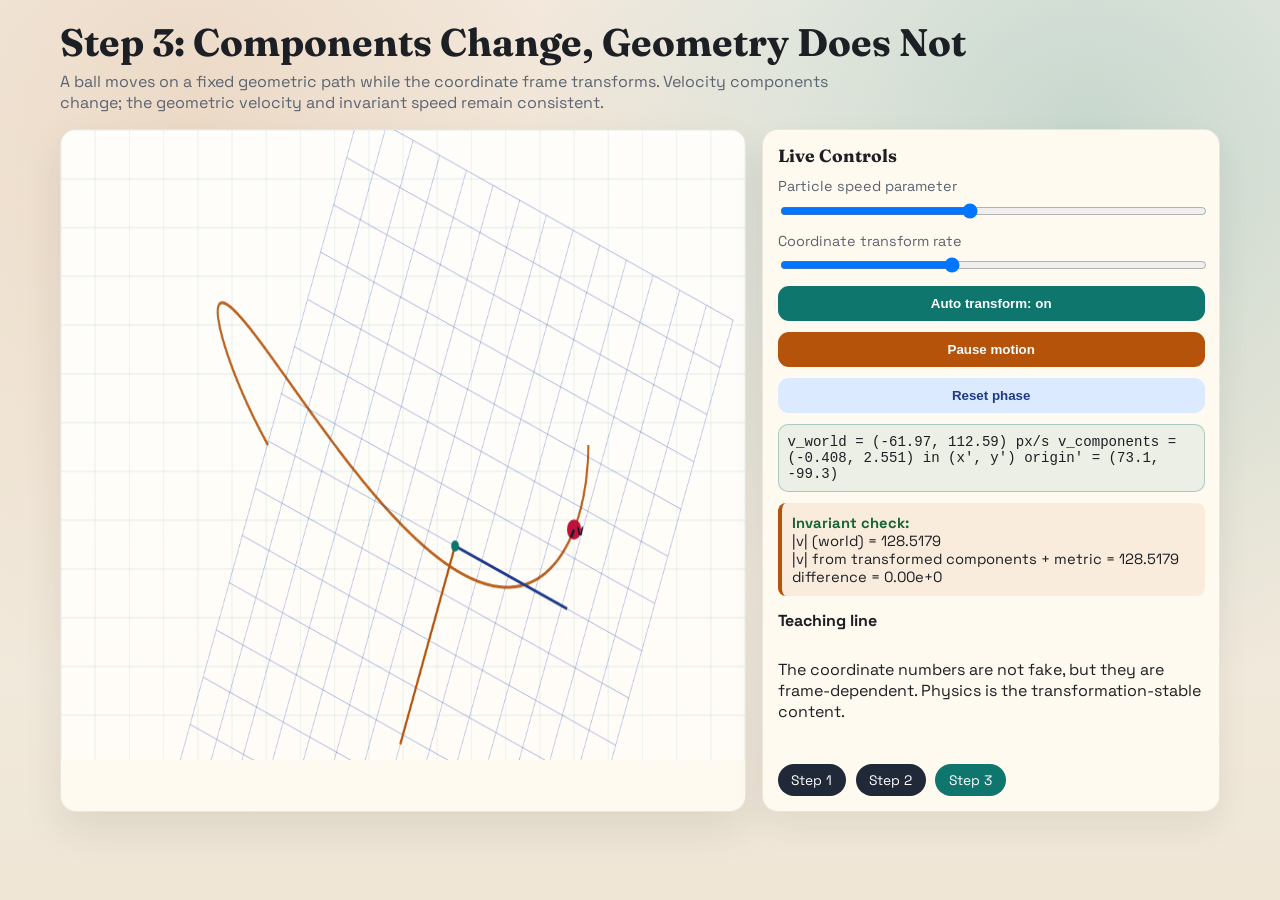
<file: lesson-content/apps/manifolds-03-moving-ball-invariance.html>
<!doctype html>
<html lang="en">
<head>
  <meta charset="UTF-8">
  <meta name="viewport" content="width=device-width, initial-scale=1.0">
  <title>Manifolds Step 3 - Motion and Invariance</title>
  <link rel="stylesheet" href="manifold-sequence.css">
</head>
<body>
  <main>
    <header>
      <h1>Step 3: Components Change, Geometry Does Not</h1>
      <p>A ball moves on a fixed geometric path while the coordinate frame transforms. Velocity components change; the geometric velocity and invariant speed remain consistent.</p>
    </header>

    <section class="lesson-shell">
      <div class="stage-wrap">
        <canvas id="stage" width="960" height="620" aria-label="Moving ball with transforming coordinates and velocity decomposition"></canvas>
      </div>

      <aside class="panel">
        <h2>Live Controls</h2>

        <div class="control">
          <label for="speed">Particle speed parameter</label>
          <input id="speed" type="range" min="0.2" max="2" value="1" step="0.05">
        </div>

        <div class="control">
          <label for="transformRate">Coordinate transform rate</label>
          <input id="transformRate" type="range" min="0.2" max="2.2" value="1" step="0.05">
        </div>

        <button id="toggleTrafo">Auto transform: on</button>
        <button id="toggleMotion" class="secondary">Pause motion</button>
        <button id="reset" class="ghost">Reset phase</button>

        <div class="readout" id="readout"></div>

        <div id="invariance" class="callout"></div>

        <h3>Teaching line</h3>
        <p>The coordinate numbers are not fake, but they are frame-dependent. Physics is the transformation-stable content.</p>

        <div class="nav">
          <a href="manifolds-01-points-plane.html">Step 1</a>
          <a href="manifolds-02-coordinates-lens.html">Step 2</a>
          <a class="current" href="manifolds-03-moving-ball-invariance.html">Step 3</a>
        </div>
      </aside>
    </section>
  </main>

  <script>
    const canvas = document.getElementById("stage");
    const ctx = canvas.getContext("2d");

    const speedSlider = document.getElementById("speed");
    const transformRateSlider = document.getElementById("transformRate");
    const toggleTrafo = document.getElementById("toggleTrafo");
    const toggleMotion = document.getElementById("toggleMotion");
    const reset = document.getElementById("reset");
    const readout = document.getElementById("readout");
    const invariance = document.getElementById("invariance");

    const center = { x: canvas.width / 2, y: canvas.height / 2 };

    let t = 0;
    let motionRunning = true;
    let trafoRunning = true;
    let framePhase = 0;

    function path(tVal) {
      return {
        x: center.x + 260 * Math.cos(0.62 * tVal),
        y: center.y + 140 * Math.sin(tVal)
      };
    }

    function velocity(tVal) {
      const dt = 0.0009;
      const p1 = path(tVal);
      const p2 = path(tVal + dt);
      return {
        x: (p2.x - p1.x) / dt,
        y: (p2.y - p1.y) / dt
      };
    }

    function frame(phase) {
      const rate = Number(transformRateSlider.value);
      const ph = phase * rate;
      return {
        ox: center.x + 150 * Math.sin(0.8 * ph),
        oy: center.y + 110 * Math.cos(0.7 * ph),
        theta: 1.2 * Math.sin(0.5 * ph),
        sx: 36 * (0.8 + 0.5 * (0.5 + 0.5 * Math.sin(0.43 * ph))),
        sy: 36 * (0.85 + 0.55 * (0.5 + 0.5 * Math.cos(0.47 * ph)))
      };
    }

    function drawWorldGrid() {
      ctx.save();
      ctx.strokeStyle = "rgba(15, 118, 110, 0.12)";
      ctx.lineWidth = 1;
      for (let x = 0; x <= canvas.width; x += 48) {
        ctx.beginPath();
        ctx.moveTo(x, 0);
        ctx.lineTo(x, canvas.height);
        ctx.stroke();
      }
      for (let y = 0; y <= canvas.height; y += 48) {
        ctx.beginPath();
        ctx.moveTo(0, y);
        ctx.lineTo(canvas.width, y);
        ctx.stroke();
      }
      ctx.restore();
    }

    function drawPath() {
      ctx.save();
      ctx.strokeStyle = "rgba(180, 83, 9, 0.9)";
      ctx.lineWidth = 3;
      ctx.beginPath();
      for (let i = 0; i <= 500; i += 1) {
        const p = path((i / 500) * Math.PI * 2);
        if (i === 0) ctx.moveTo(p.x, p.y);
        else ctx.lineTo(p.x, p.y);
      }
      ctx.stroke();
      ctx.restore();
    }

    function drawFrame(f) {
      const c = Math.cos(f.theta);
      const s = Math.sin(f.theta);

      function basis(u, v) {
        return {
          x: f.ox + c * (u * f.sx) - s * (v * f.sy),
          y: f.oy + s * (u * f.sx) + c * (v * f.sy)
        };
      }

      const extent = 7;
      ctx.save();
      ctx.strokeStyle = "rgba(30, 64, 175, 0.35)";
      ctx.lineWidth = 1;
      for (let i = -extent; i <= extent; i += 1) {
        const p1 = basis(-extent, i);
        const p2 = basis(extent, i);
        ctx.beginPath();
        ctx.moveTo(p1.x, p1.y);
        ctx.lineTo(p2.x, p2.y);
        ctx.stroke();
      }
      for (let i = -extent; i <= extent; i += 1) {
        const p1 = basis(i, -extent);
        const p2 = basis(i, extent);
        ctx.beginPath();
        ctx.moveTo(p1.x, p1.y);
        ctx.lineTo(p2.x, p2.y);
        ctx.stroke();
      }

      const xTip = basis(4.2, 0);
      const yTip = basis(0, 4.2);

      ctx.lineWidth = 3;
      ctx.strokeStyle = "#1e3a8a";
      ctx.beginPath();
      ctx.moveTo(f.ox, f.oy);
      ctx.lineTo(xTip.x, xTip.y);
      ctx.stroke();

      ctx.strokeStyle = "#b45309";
      ctx.beginPath();
      ctx.moveTo(f.ox, f.oy);
      ctx.lineTo(yTip.x, yTip.y);
      ctx.stroke();

      ctx.fillStyle = "#0f766e";
      ctx.beginPath();
      ctx.arc(f.ox, f.oy, 5.5, 0, Math.PI * 2);
      ctx.fill();
      ctx.restore();
    }

    function decomposeVelocity(vWorld, f) {
      const c = Math.cos(f.theta);
      const s = Math.sin(f.theta);

      const u1 = c * vWorld.x + s * vWorld.y;
      const u2 = -s * vWorld.x + c * vWorld.y;

      const vxPrime = u1 / f.sx;
      const vyPrime = u2 / f.sy;

      const g11 = f.sx * f.sx;
      const g22 = f.sy * f.sy;
      const invSq = g11 * vxPrime * vxPrime + g22 * vyPrime * vyPrime;

      return { vxPrime, vyPrime, invSq };
    }

    function drawBallAndVelocity(p, v) {
      const scale = 0.07;
      const q = { x: p.x + v.x * scale, y: p.y + v.y * scale };

      ctx.save();
      ctx.fillStyle = "#be123c";
      ctx.beginPath();
      ctx.arc(p.x, p.y, 10, 0, Math.PI * 2);
      ctx.fill();

      ctx.strokeStyle = "#111827";
      ctx.lineWidth = 3;
      ctx.beginPath();
      ctx.moveTo(p.x, p.y);
      ctx.lineTo(q.x, q.y);
      ctx.stroke();

      ctx.fillStyle = "#111827";
      ctx.font = "700 17px Space Grotesk";
      ctx.fillText("v", q.x + 8, q.y - 2);
      ctx.restore();
    }

    function updateReadouts(vWorld, comp, f) {
      const speedWorld = Math.hypot(vWorld.x, vWorld.y);
      const speedInv = Math.sqrt(comp.invSq);
      const delta = Math.abs(speedWorld - speedInv);

      readout.textContent = [
        `v_world = (${vWorld.x.toFixed(2)}, ${vWorld.y.toFixed(2)}) px/s`,
        `v_components = (${comp.vxPrime.toFixed(3)}, ${comp.vyPrime.toFixed(3)}) in (x', y')`,
        `origin' = (${(f.ox - center.x).toFixed(1)}, ${(center.y - f.oy).toFixed(1)})`
      ].join("\n");

      const stateClass = delta < 1e-6 ? "status-ok" : "status-alert";
      invariance.innerHTML = [
        `<span class="${stateClass}">Invariant check:</span>`,
        `|v| (world) = ${speedWorld.toFixed(4)}`,
        `|v| from transformed components + metric = ${speedInv.toFixed(4)}`,
        `difference = ${delta.toExponential(2)}`
      ].join("<br>");
    }

    function render() {
      ctx.clearRect(0, 0, canvas.width, canvas.height);
      drawWorldGrid();
      drawPath();

      const f = frame(framePhase);
      drawFrame(f);

      const p = path(t);
      const v = velocity(t);
      const comp = decomposeVelocity(v, f);

      drawBallAndVelocity(p, v);
      updateReadouts(v, comp, f);
    }

    function tick() {
      const speed = Number(speedSlider.value);
      if (motionRunning) {
        t += 0.012 * speed;
      }
      if (trafoRunning) {
        framePhase += 0.012;
      }
      render();
      requestAnimationFrame(tick);
    }

    toggleTrafo.addEventListener("click", () => {
      trafoRunning = !trafoRunning;
      toggleTrafo.textContent = trafoRunning ? "Auto transform: on" : "Auto transform: off";
    });

    toggleMotion.addEventListener("click", () => {
      motionRunning = !motionRunning;
      toggleMotion.textContent = motionRunning ? "Pause motion" : "Resume motion";
    });

    reset.addEventListener("click", () => {
      t = 0;
      framePhase = 0;
      render();
    });

    render();
    tick();
  </script>
</body>
</html>
</file>
<file: lesson-content/apps/lesson-app.css>
@import url('https://fonts.googleapis.com/css2?family=Fraunces:opsz,wght@9..144,500;9..144,700&family=Space+Grotesk:wght@400;500;700&display=swap');

:root {
  --bg: #f2ead7;
  --panel: #fff9eb;
  --ink: #1c1f23;
  --muted: #5f6773;
  --accent: #0f766e;
  --accent-alt: #1e3a8a;
  --edge: rgba(0, 0, 0, 0.12);
}

* {
  box-sizing: border-box;
}

body {
  margin: 0;
  min-height: 100vh;
  color: var(--ink);
  font-family: "Space Grotesk", "Avenir Next", "Segoe UI", sans-serif;
  background:
    radial-gradient(circle at 15% 10%, rgba(180, 83, 9, 0.12), transparent 44%),
    radial-gradient(circle at 84% 14%, rgba(15, 118, 110, 0.16), transparent 40%),
    linear-gradient(180deg, #f6f1e8 0%, #efe6d7 100%);
}

.app-shell {
  max-width: 1400px;
  margin: 0 auto;
  padding: 1rem;
}

.hero {
  background: var(--panel);
  border: 1px solid var(--edge);
  border-radius: 14px;
  padding: 0.9rem 1rem;
  box-shadow: 0 14px 28px rgba(0, 0, 0, 0.07);
}

.hero h1 {
  margin: 0;
  font-family: "Fraunces", Georgia, serif;
  font-size: clamp(1.4rem, 3.5vw, 2.1rem);
}

.hero p {
  margin: 0.45rem 0 0;
  color: var(--muted);
  line-height: 1.45;
}

.workbench {
  margin-top: 1rem;
  display: grid;
  grid-template-columns: minmax(0, 1.35fr) minmax(300px, 0.65fr);
  gap: 1rem;
}

.stage-card,
.control-card {
  background: var(--panel);
  border: 1px solid var(--edge);
  border-radius: 14px;
  box-shadow: 0 14px 28px rgba(0, 0, 0, 0.07);
}

.stage-toolbar {
  display: flex;
  align-items: center;
  justify-content: space-between;
  gap: 0.8rem;
  padding: 0.75rem;
  border-bottom: 1px solid rgba(0, 0, 0, 0.08);
}

.shape-group {
  display: flex;
  flex-wrap: wrap;
  gap: 0.45rem;
}

button {
  border: 0;
  border-radius: 10px;
  padding: 0.5rem 0.72rem;
  font-weight: 700;
  cursor: pointer;
  color: #ffffff;
  background: var(--accent);
}

button:hover {
  filter: brightness(1.05);
}

button.ghost-btn {
  color: #1f2937;
  background: #e7eefc;
}

button.shape-btn {
  color: #1f2937;
  background: #dde6f8;
}

button.shape-btn.active {
  color: #ffffff;
  background: var(--accent-alt);
}

.scene-btn {
  font-size: 0.82rem;
  background: #334155;
}

canvas {
  width: 100%;
  height: min(72vh, 760px);
  display: block;
  border-radius: 0 0 14px 14px;
}

.control-card {
  padding: 0.85rem;
}

.control-card h2 {
  margin: 0;
  font-family: "Fraunces", Georgia, serif;
}

.scene-row {
  margin-top: 0.7rem;
  display: grid;
  grid-template-columns: 1fr 1fr;
  gap: 0.45rem;
}

.layers {
  margin-top: 0.8rem;
  display: grid;
  gap: 0.42rem;
}

.layer-row {
  display: flex;
  align-items: center;
  justify-content: space-between;
  gap: 0.7rem;
  font-size: 0.92rem;
  background: rgba(15, 118, 110, 0.07);
  border: 1px solid rgba(15, 118, 110, 0.23);
  border-radius: 9px;
  padding: 0.44rem 0.55rem;
}

.layer-row small {
  color: var(--muted);
}

.toggle {
  display: flex;
  align-items: center;
  gap: 0.55rem;
}

.control-line {
  margin-top: 0.8rem;
}

.notes {
  margin-top: 0.9rem;
  border-left: 4px solid #b45309;
  background: rgba(180, 83, 9, 0.08);
  border-radius: 8px;
  padding: 0.62rem;
}

.notes p {
  margin: 0.45rem 0 0;
  color: var(--muted);
}

@media (max-width: 980px) {
  .workbench {
    grid-template-columns: 1fr;
  }

  canvas {
    height: min(58vh, 530px);
  }
}
</file>
<file: lesson-content/apps/immersive-gr-story/styles.css>
*,
*::before,
*::after {
  box-sizing: border-box;
  margin: 0;
  padding: 0;
}

html,
body {
  width: 100%;
  height: 100%;
  overflow: hidden;
  background: #000;
  font-family: system-ui, -apple-system, "Segoe UI", Helvetica, Arial, sans-serif;
  color: #b8c6de;
  -webkit-font-smoothing: antialiased;
}

/* ── canvas ────────────────────────────────────── */

canvas {
  display: block;
  width: 100%;
  height: 100%;
  cursor: grab;
}

canvas:active {
  cursor: grabbing;
}

/* ── title ─────────────────────────────────────── */

#title {
  position: fixed;
  top: 44%;
  left: 50%;
  transform: translate(-50%, -50%);
  font-size: 2.2rem;
  font-weight: 200;
  letter-spacing: 0.52em;
  text-indent: 0.52em;
  color: rgba(145, 165, 200, 0.1);
  pointer-events: none;
  transition: opacity 1.2s ease;
  z-index: 2;
}

#title.hidden {
  opacity: 0;
}

/* ── narrative ─────────────────────────────────── */

#narrative {
  position: fixed;
  bottom: 54px;
  left: 50%;
  transform: translateX(-50%);
  max-width: 560px;
  width: calc(100% - 48px);
  text-align: center;
  font-size: 0.92rem;
  font-weight: 350;
  line-height: 1.65;
  color: rgba(185, 200, 225, 0.88);
  opacity: 0;
  transition: opacity 500ms ease;
  pointer-events: none;
  z-index: 3;
}

#narrative.visible {
  opacity: 1;
}

/* ── nav ───────────────────────────────────────── */

#nav {
  position: fixed;
  bottom: 18px;
  left: 50%;
  transform: translateX(-50%);
  display: flex;
  align-items: center;
  gap: 14px;
  z-index: 10;
}

#dots {
  display: flex;
  gap: 7px;
}

.dot {
  width: 5px;
  height: 5px;
  border-radius: 50%;
  background: rgba(140, 158, 190, 0.18);
  transition: background 350ms ease;
}

.dot.active {
  background: rgba(150, 170, 205, 0.72);
}

#next {
  border: 1px solid rgba(140, 158, 190, 0.14);
  background: rgba(6, 10, 18, 0.6);
  color: rgba(185, 200, 225, 0.78);
  border-radius: 16px;
  padding: 5px 16px;
  font-size: 0.72rem;
  font-weight: 450;
  letter-spacing: 0.06em;
  cursor: pointer;
  transition: background 220ms, border-color 220ms;
}

#next:hover {
  background: rgba(16, 24, 38, 0.78);
  border-color: rgba(140, 158, 190, 0.28);
}

#next:focus-visible {
  outline: 1px solid rgba(140, 158, 190, 0.4);
  outline-offset: 2px;
}

/* ── coordinate panel ──────────────────────────── */

#coord-panel {
  position: fixed;
  top: 18px;
  left: 18px;
  width: 196px;
  background: rgba(4, 8, 16, 0.78);
  border: 1px solid rgba(100, 120, 160, 0.14);
  border-radius: 10px;
  padding: 14px 15px 16px;
  opacity: 0;
  pointer-events: none;
  transition: opacity 500ms ease;
  z-index: 10;
  max-height: calc(100vh - 100px);
  overflow-y: auto;
}

#coord-panel.visible {
  opacity: 1;
  pointer-events: auto;
}

#coord-panel h3 {
  font-size: 0.62rem;
  font-weight: 600;
  text-transform: uppercase;
  letter-spacing: 0.12em;
  color: rgba(145, 162, 195, 0.6);
  margin-bottom: 10px;
}

#coord-panel label {
  display: flex;
  justify-content: space-between;
  font-size: 0.68rem;
  font-weight: 400;
  color: rgba(145, 162, 195, 0.52);
  margin: 9px 0 3px;
}

#coord-panel output {
  color: rgba(170, 188, 218, 0.78);
  font-variant-numeric: tabular-nums;
}

#coord-panel input[type="range"] {
  width: 100%;
  height: 2px;
  accent-color: rgba(85, 125, 185, 0.8);
}

/* ── frame section ─────────────────────────────── */

#frame-section {
  display: none;
}

#frame-section.visible {
  display: block;
}

.cp-divider {
  border-top: 1px solid rgba(100, 120, 160, 0.1);
  margin: 12px 0 10px;
}

.cp-buttons {
  display: flex;
  gap: 6px;
  margin-top: 10px;
}

.match-btn {
  flex: 1;
  border: 1px solid rgba(140, 158, 190, 0.14);
  background: rgba(6, 10, 18, 0.5);
  color: rgba(185, 200, 225, 0.7);
  border-radius: 6px;
  padding: 4px 6px;
  font-size: 0.62rem;
  cursor: pointer;
  transition: background 180ms, border-color 180ms;
}

.match-btn:hover {
  background: rgba(16, 24, 38, 0.7);
  border-color: rgba(140, 158, 190, 0.25);
}

.match-btn.ma {
  color: rgba(218, 178, 72, 0.85);
}

.match-btn.mb {
  color: rgba(72, 185, 165, 0.85);
  display: none;
}

.match-btn.mb.visible {
  display: block;
}

.lock-btn {
  width: 100%;
  margin-top: 6px;
  border: 1px solid rgba(140, 158, 190, 0.14);
  background: rgba(6, 10, 18, 0.5);
  color: rgba(185, 200, 225, 0.6);
  border-radius: 6px;
  padding: 4px 6px;
  font-size: 0.62rem;
  cursor: pointer;
  transition: background 180ms, border-color 180ms;
}

.lock-btn:hover {
  background: rgba(16, 24, 38, 0.7);
}

.lock-btn.active {
  border-color: rgba(120, 160, 220, 0.35);
  background: rgba(20, 35, 60, 0.6);
  color: rgba(185, 200, 225, 0.85);
}

/* ── vector panel ─────────────────────────────── */

#vector-panel {
  position: fixed;
  top: 18px;
  right: 18px;
  width: 164px;
  background: rgba(4, 8, 16, 0.78);
  border: 1px solid rgba(100, 120, 160, 0.14);
  border-radius: 10px;
  padding: 14px 15px 14px;
  opacity: 0;
  pointer-events: none;
  transition: opacity 500ms ease;
  z-index: 10;
}

#vector-panel.visible {
  opacity: 1;
  pointer-events: auto;
}

#vector-panel h3 {
  font-size: 0.62rem;
  font-weight: 600;
  text-transform: uppercase;
  letter-spacing: 0.12em;
  color: rgba(218, 178, 72, 0.55);
  margin-bottom: 10px;
}

.vp-section {
  display: none;
}

.vp-section.active {
  display: block;
}

.vp-data {
  display: none;
}

.vp-data.active {
  display: block;
}

.vp-row {
  display: flex;
  justify-content: space-between;
  align-items: baseline;
  font-size: 0.72rem;
  margin: 5px 0;
}

.vp-label {
  font-weight: 500;
  color: rgba(145, 162, 195, 0.6);
}

.vp-val {
  font-family: "SF Mono", Menlo, Consolas, monospace;
  font-size: 0.66rem;
  font-variant-numeric: tabular-nums;
  color: rgba(180, 195, 220, 0.85);
}

.vp-xc { color: rgba(75, 138, 208, 0.75); }
.vp-yc { color: rgba(60, 155, 142, 0.75); }
.vp-mc { color: rgba(218, 178, 72, 0.7); }
.vp-ac { color: rgba(218, 178, 72, 0.75); }
.vp-bc { color: rgba(72, 185, 165, 0.75); }

.vp-divider {
  border-top: 1px solid rgba(100, 120, 160, 0.1);
  margin: 7px 0;
}

.vp-hint {
  font-size: 0.62rem;
  color: rgba(145, 162, 195, 0.35);
  margin: 0;
  text-align: center;
  line-height: 1.5;
}

.vp-hint.hidden {
  display: none;
}
</file>
<file: lesson-content/apps/manifold-sequence.css>
@import url('https://fonts.googleapis.com/css2?family=Fraunces:opsz,wght@9..144,500;9..144,700&family=Space+Grotesk:wght@400;500;700&display=swap');

:root {
  --bg: #f4efe3;
  --panel: #fffaf0;
  --ink: #1c1f23;
  --accent: #0f766e;
  --accent-2: #b45309;
  --muted: #5b6470;
  --grid: rgba(15, 118, 110, 0.22);
  --danger: #be123c;
  --ok: #166534;
}

* {
  box-sizing: border-box;
}

body {
  margin: 0;
  min-height: 100vh;
  color: var(--ink);
  font-family: "Space Grotesk", "Avenir Next", "Segoe UI", sans-serif;
  background:
    radial-gradient(circle at 15% 10%, rgba(180, 83, 9, 0.14), transparent 45%),
    radial-gradient(circle at 85% 15%, rgba(15, 118, 110, 0.2), transparent 42%),
    linear-gradient(180deg, #f6f1e8 0%, #efe6d6 100%);
}

main {
  max-width: 1200px;
  margin: 0 auto;
  padding: 1.25rem;
}

header h1 {
  margin: 0;
  font-family: "Fraunces", Georgia, serif;
  font-size: clamp(1.5rem, 4vw, 2.4rem);
  line-height: 1.15;
}

header p {
  margin: 0.45rem 0 1rem;
  color: var(--muted);
  max-width: 80ch;
}

.lesson-shell {
  display: grid;
  grid-template-columns: minmax(0, 1.2fr) minmax(260px, 0.8fr);
  gap: 1rem;
}

.stage-wrap {
  background: var(--panel);
  border: 1px solid rgba(0, 0, 0, 0.08);
  border-radius: 16px;
  overflow: hidden;
  box-shadow: 0 18px 40px rgba(28, 31, 35, 0.09);
}

canvas {
  display: block;
  width: 100%;
  height: min(70vh, 680px);
  background:
    linear-gradient(180deg, rgba(255, 255, 255, 0.7), rgba(255, 255, 255, 0.5));
}

.panel {
  display: flex;
  flex-direction: column;
  gap: 0.7rem;
  background: var(--panel);
  border: 1px solid rgba(0, 0, 0, 0.08);
  border-radius: 16px;
  padding: 0.9rem;
  box-shadow: 0 14px 34px rgba(28, 31, 35, 0.07);
}

.panel h2 {
  margin: 0;
  font-size: 1.1rem;
  font-family: "Fraunces", Georgia, serif;
}

.panel h3 {
  margin: 0.2rem 0 0;
  font-size: 1rem;
}

.control {
  display: grid;
  gap: 0.35rem;
}

label {
  font-size: 0.9rem;
  color: var(--muted);
}

input[type="range"] {
  width: 100%;
}

button {
  appearance: none;
  border: 0;
  border-radius: 11px;
  cursor: pointer;
  padding: 0.62rem 0.75rem;
  font-weight: 600;
  color: #fff;
  background: var(--accent);
}

button.secondary {
  background: var(--accent-2);
}

button.ghost {
  background: #dbeafe;
  color: #1e3a8a;
}

.readout {
  font-family: ui-monospace, SFMono-Regular, Menlo, Monaco, Consolas, "Liberation Mono", monospace;
  font-size: 0.88rem;
  background: rgba(15, 118, 110, 0.08);
  border: 1px solid rgba(15, 118, 110, 0.3);
  border-radius: 10px;
  padding: 0.55rem;
}

.callout {
  border-left: 4px solid var(--accent-2);
  background: rgba(180, 83, 9, 0.08);
  padding: 0.65rem;
  border-radius: 8px;
  font-size: 0.92rem;
}

.nav {
  margin-top: 0.95rem;
  display: flex;
  gap: 0.6rem;
  flex-wrap: wrap;
}

.nav a {
  text-decoration: none;
  color: #fff;
  background: #1f2937;
  border-radius: 999px;
  padding: 0.45rem 0.85rem;
  font-size: 0.86rem;
}

.nav a.current {
  background: var(--accent);
}

.status-ok {
  color: var(--ok);
  font-weight: 700;
}

.status-alert {
  color: var(--danger);
  font-weight: 700;
}

@media (max-width: 920px) {
  .lesson-shell {
    grid-template-columns: 1fr;
  }

  canvas {
    height: min(55vh, 480px);
  }
}
</file>
